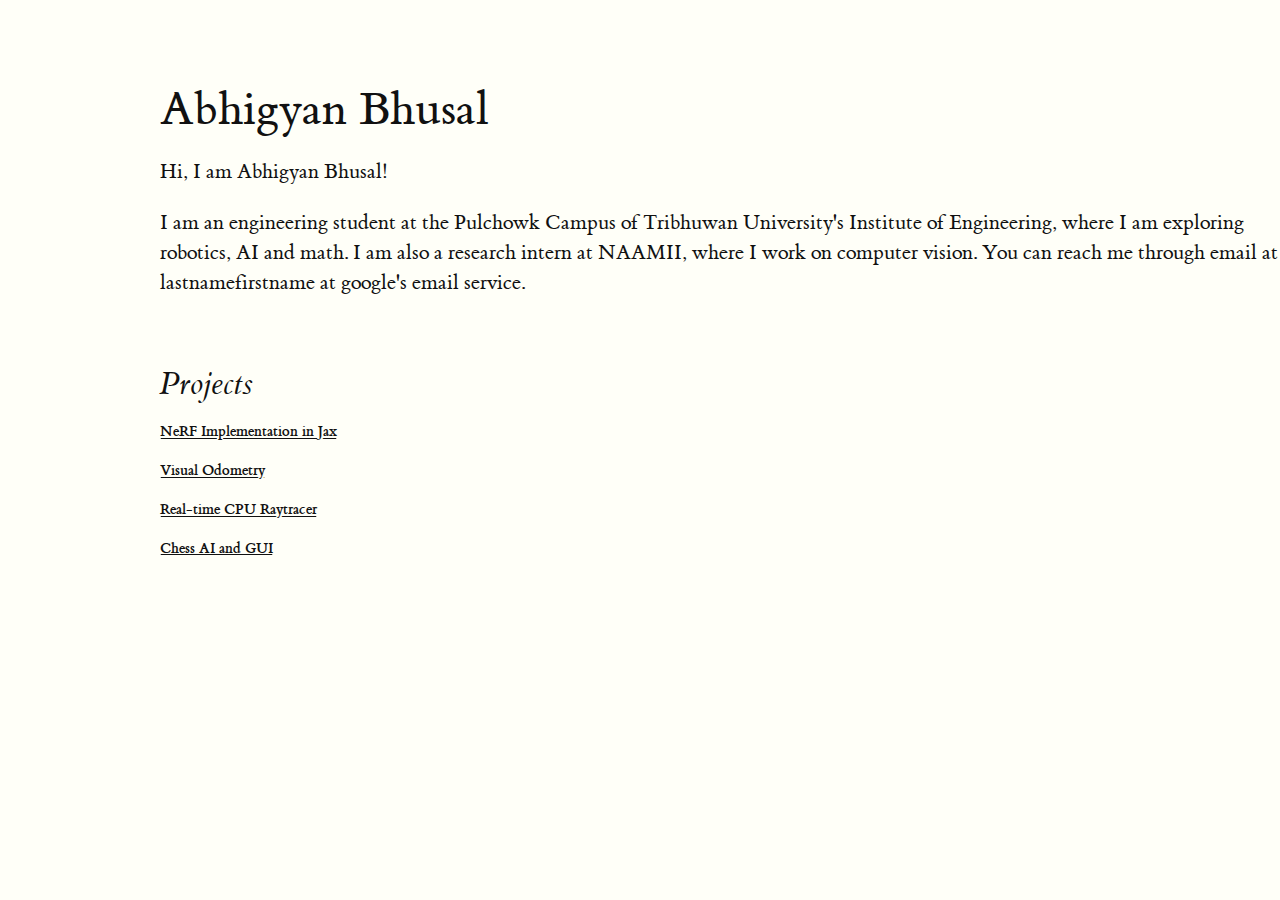
<file: index.html>
<!DOCTYPE html>
<html>
<head>
  <meta charset="utf-8">
  <meta name="viewport" content=
  "width=device-width, initial-scale=1">
  <!-- <link rel="shortcut icon" type="image/jpg" href="favicon.svg"> -->
  <link rel="stylesheet" href="tufte.css">
  <title>Abhigyan Bhusal</title>
</head>
<body>
  <br>
  <h1>Abhigyan Bhusal</h1>
  <p>Hi, I am Abhigyan Bhusal!</p>
  <p>I am an engineering student at the Pulchowk Campus of Tribhuwan
  University's Institute of Engineering, where I am exploring
  robotics, AI and math. I am also a research intern at NAAMII,
  where I work on computer vision. You can reach me through email
  at lastnamefirstname at google's email service.</p><br>
  <h2>Projects</h2>
  <h4><a href="https://github.com/abhigyan7/nerfimpl">NeRF
  Implementation in Jax</a></h4>
  <h4><a href="https://github.com/abhigyan7/vis-odom">Visual
  Odometry</a></h4>
  <h4><a href="https://github.com/binitkc220/r2t2">Real-time CPU
  Raytracer</a></h4>
  <h4><a href="https://github.com/abhigyan7/chess">Chess AI and
  GUI</a></h4>
</body>
</html>
</file>
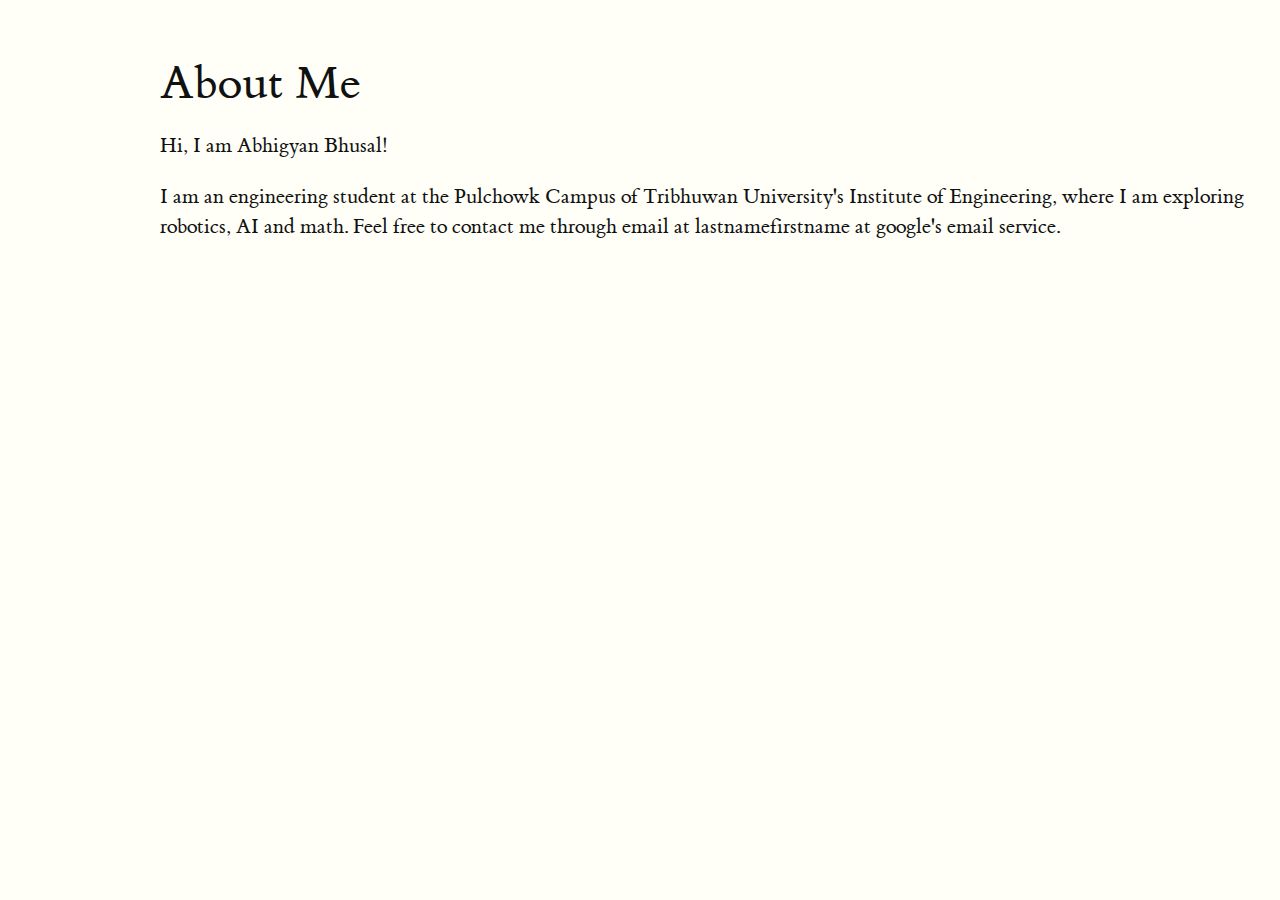
<file: about.html>
<!DOCTYPE html>
<html>
<head>
  <meta charset="utf-8">
  <meta name="viewport" content=
  "width=device-width, initial-scale=1">
  <link rel="shortcut icon" type="image/jpg" href="favicon.svg">
  <link rel="preconnect" href="https://fonts.googleapis.com">
  <link rel="preconnect" href="https://fonts.gstatic.com"
  crossorigin="">
  <link rel="stylesheet" href="tufte.css">
  <link href=
  "https://fonts.googleapis.com/css2?family=Source+Serif+Pro&amp;display=swap"
  rel="stylesheet">
  <title>About Abhigyan</title>
</head>
<body>
  <div class="row">
    <div class="header"></div>
  </div>
  <div class="content">
    <div class="title">
      <h1>About Me</h1>
    </div>
    <p>Hi, I am Abhigyan Bhusal!</p>
    <p>I am an engineering student at the Pulchowk Campus of
    Tribhuwan University's Institute of Engineering, where I am
    exploring robotics, AI and math. Feel free to contact me
    through email at lastnamefirstname at google's email
    service.</p>
  </div>
</body>
</html>
</file>
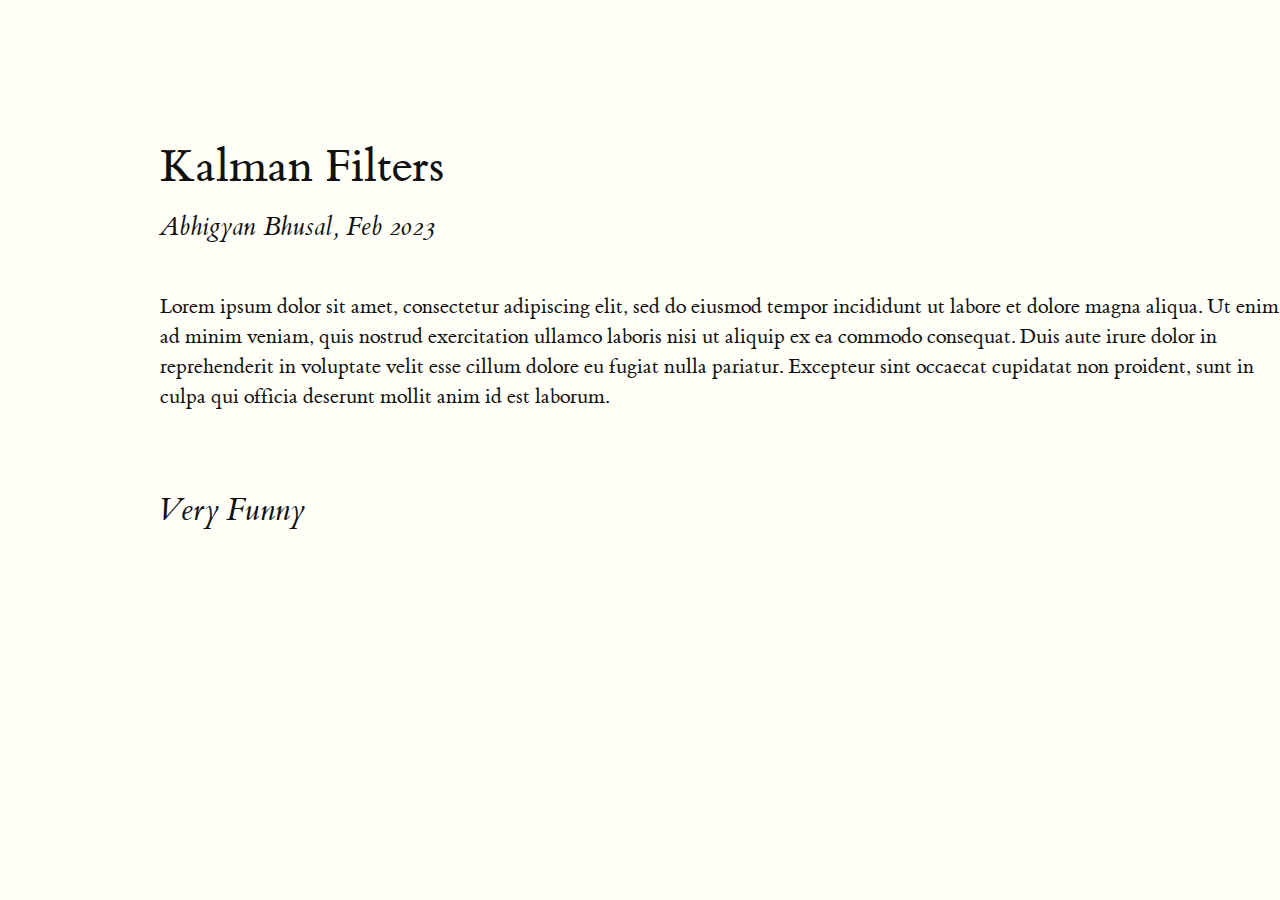
<file: post-0.html>
<!DOCTYPE html>
<html>
<head>
  <meta charset="utf-8">
  <meta name="viewport" content=
  "width=device-width, initial-scale=1">
  <link rel="shortcut icon" type="image/jpg" href="favicon.svg">
  <link rel="stylesheet" href="tufte.css">
  <title>Abhigyan Bhusal</title>
</head>
<body>
  <article>
    <h1 id="kamlan-filters">Kalman Filters</h1>
    <p class="subtitle">Abhigyan Bhusal, Feb 2023</p>
    <section>
      <div class="content">
        <p>Lorem ipsum dolor sit amet, consectetur adipiscing elit,
        sed do eiusmod tempor incididunt ut labore et dolore magna
        aliqua. Ut enim ad minim veniam, quis nostrud exercitation
        ullamco laboris nisi ut aliquip ex ea commodo consequat.
        Duis aute irure dolor in reprehenderit in voluptate velit
        esse cillum dolore eu fugiat nulla pariatur. Excepteur sint
        occaecat cupidatat non proident, sunt in culpa qui officia
        deserunt mollit anim id est laborum.</p>
      </div>
    </section>
    <section id="very-funny">
      <h2>Very Funny</h2>
    </section>
  </article>
</body>
</html>
</file>
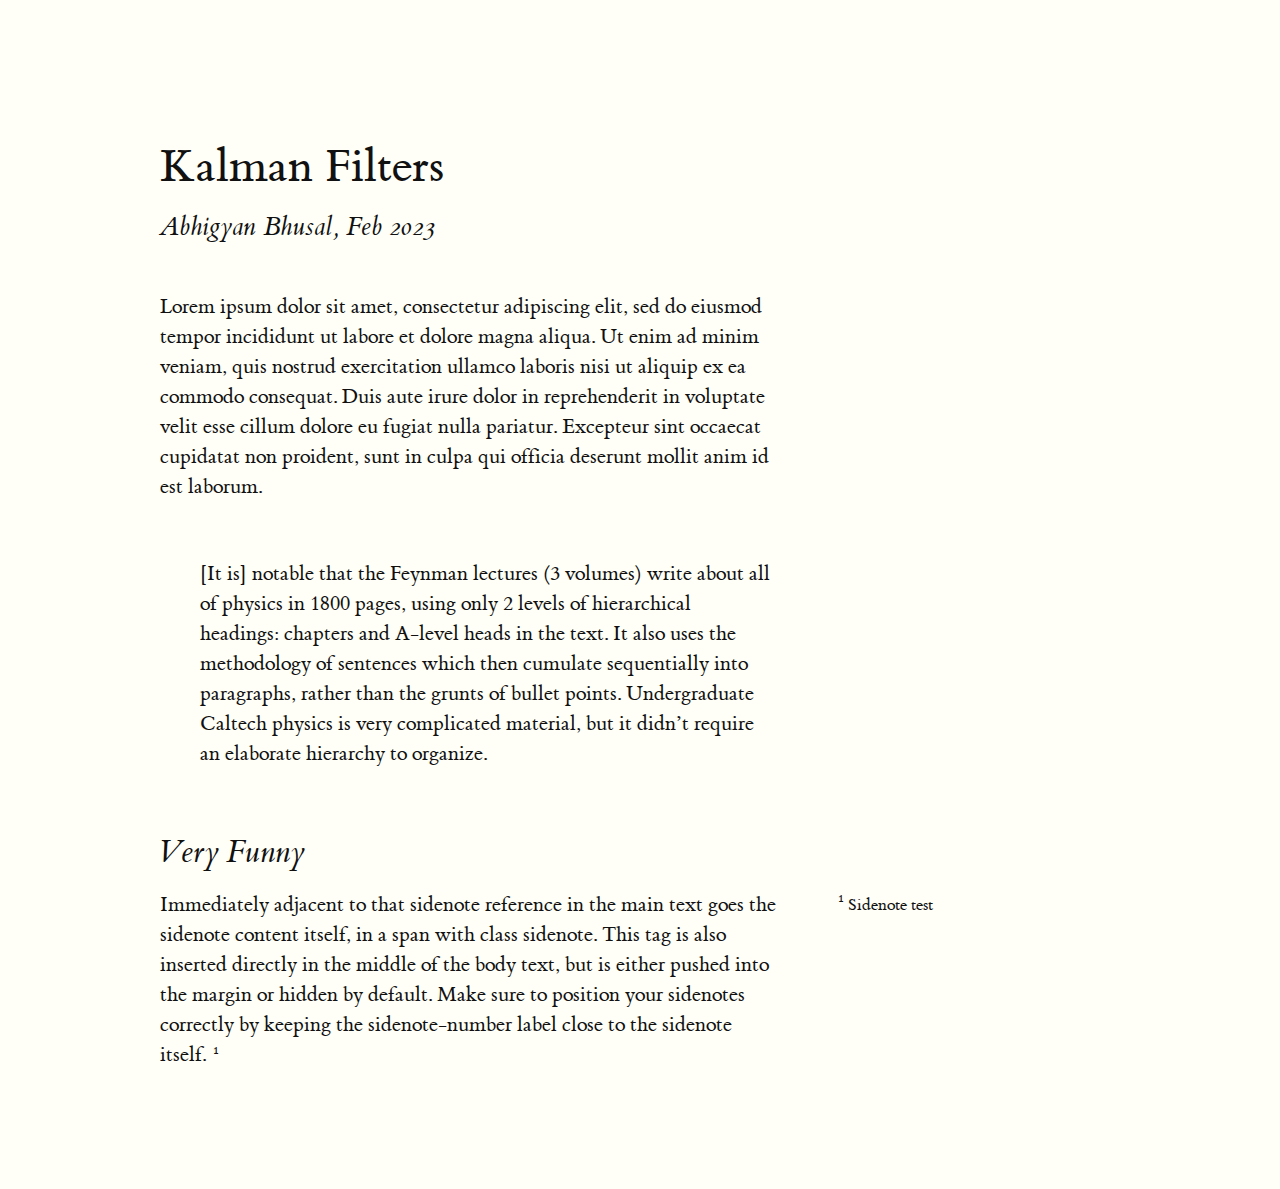
<file: templ.post.html>
<!DOCTYPE html>
<html>
<head>
  <meta charset="utf-8">
  <meta name="viewport" content=
  "width=device-width, initial-scale=1">
  <link rel="shortcut icon" type="image/jpg" href="favicon.svg">
  <link rel="stylesheet" href="tufte.css">
  <title>Abhigyan Bhusal</title>
</head>
<body>
  <article>
    <h1 id="kamlan-filters">Kalman Filters</h1>
    <p class="subtitle">Abhigyan Bhusal, Feb 2023</p>
    <section>
        <p>Lorem ipsum dolor sit amet, consectetur adipiscing elit,
        sed do eiusmod tempor incididunt ut labore et dolore magna
        aliqua. Ut enim ad minim veniam, quis nostrud exercitation
        ullamco laboris nisi ut aliquip ex ea commodo consequat.
        Duis aute irure dolor in reprehenderit in voluptate velit
        esse cillum dolore eu fugiat nulla pariatur. Excepteur sint
        occaecat cupidatat non proident, sunt in culpa qui officia
        deserunt mollit anim id est laborum.</p>
    </section>
    <blockquote cite="https://google.com">
      <p>[It is] notable that the Feynman lectures (3 volumes) write about all of physics in 1800 pages, using only 2 levels of hierarchical headings: chapters and A-level heads in the text. It also uses the methodology of sentences which then cumulate sequentially into paragraphs, rather than the grunts of bullet points. Undergraduate Caltech physics is very complicated material, but it didn’t require an elaborate hierarchy to organize.</p>
    </blockquote>
    <section id="very-funny">
      <h2>Very Funny</h2>
      <p>
      <label for="sn-demo"
             class="margin-toggle sidenote-number">
        Immediately adjacent to that sidenote reference in the main text goes the sidenote content itself, in a span with class sidenote. This tag is also inserted directly in the middle of the body text, but is either pushed into the margin or hidden by default. Make sure to position your sidenotes correctly by keeping the sidenote-number label close to the sidenote itself.
      </label>
      <span class="sidenote">Sidenote test</span>
      </p>
    </section>
  </article>
</body>
</html>
</file>
<file: tufte.css>
@charset "UTF-8";

/* Import ET Book styles
   adapted from https://github.com/edwardtufte/et-book/blob/gh-pages/et-book.css */

@font-face {
    font-family: "et-book";
    src: url("et-book/et-book-roman-line-figures/et-book-roman-line-figures.eot");
    src: url("et-book/et-book-roman-line-figures/et-book-roman-line-figures.eot?#iefix") format("embedded-opentype"), url("et-book/et-book-roman-line-figures/et-book-roman-line-figures.woff") format("woff"), url("et-book/et-book-roman-line-figures/et-book-roman-line-figures.ttf") format("truetype"), url("et-book/et-book-roman-line-figures/et-book-roman-line-figures.svg#etbookromanosf") format("svg");
    font-weight: normal;
    font-style: normal;
    font-display: swap;
}

@font-face {
    font-family: "et-book";
    src: url("et-book/et-book-display-italic-old-style-figures/et-book-display-italic-old-style-figures.eot");
    src: url("et-book/et-book-display-italic-old-style-figures/et-book-display-italic-old-style-figures.eot?#iefix") format("embedded-opentype"), url("et-book/et-book-display-italic-old-style-figures/et-book-display-italic-old-style-figures.woff") format("woff"), url("et-book/et-book-display-italic-old-style-figures/et-book-display-italic-old-style-figures.ttf") format("truetype"), url("et-book/et-book-display-italic-old-style-figures/et-book-display-italic-old-style-figures.svg#etbookromanosf") format("svg");
    font-weight: normal;
    font-style: italic;
    font-display: swap;
}

@font-face {
    font-family: "et-book";
    src: url("et-book/et-book-bold-line-figures/et-book-bold-line-figures.eot");
    src: url("et-book/et-book-bold-line-figures/et-book-bold-line-figures.eot?#iefix") format("embedded-opentype"), url("et-book/et-book-bold-line-figures/et-book-bold-line-figures.woff") format("woff"), url("et-book/et-book-bold-line-figures/et-book-bold-line-figures.ttf") format("truetype"), url("et-book/et-book-bold-line-figures/et-book-bold-line-figures.svg#etbookromanosf") format("svg");
    font-weight: bold;
    font-style: normal;
    font-display: swap;
}

@font-face {
    font-family: "et-book-roman-old-style";
    src: url("et-book/et-book-roman-old-style-figures/et-book-roman-old-style-figures.eot");
    src: url("et-book/et-book-roman-old-style-figures/et-book-roman-old-style-figures.eot?#iefix") format("embedded-opentype"), url("et-book/et-book-roman-old-style-figures/et-book-roman-old-style-figures.woff") format("woff"), url("et-book/et-book-roman-old-style-figures/et-book-roman-old-style-figures.ttf") format("truetype"), url("et-book/et-book-roman-old-style-figures/et-book-roman-old-style-figures.svg#etbookromanosf") format("svg");
    font-weight: normal;
    font-style: normal;
    font-display: swap;
}

/* Tufte CSS styles */
html {
    font-size: 15px;
}

body {
    width: 87.5%;
    margin-left: auto;
    margin-right: auto;
    padding-left: 12.5%;
    font-family: et-book, Palatino, "Palatino Linotype", "Palatino LT STD", "Book Antiqua", Georgia, serif;
    background-color: #fffff8;
    color: #111;
    max-width: 1400px;
    counter-reset: sidenote-counter;
}

/* Adds dark mode */
@media (prefers-color-scheme: dark) {
    body {
        background-color: #151515;
        color: #ddd;
    }
}

h1 {
    font-weight: 400;
    margin-top: 4rem;
    margin-bottom: 1.5rem;
    font-size: 3.2rem;
    line-height: 1;
}

h2 {
    font-style: italic;
    font-weight: 400;
    margin-top: 2.1rem;
    margin-bottom: 1.4rem;
    font-size: 2.2rem;
    line-height: 1;
}

h3 {
    font-style: italic;
    font-weight: 400;
    font-size: 1.7rem;
    margin-top: 2rem;
    margin-bottom: 1.4rem;
    line-height: 1;
}

hr {
    display: block;
    height: 1px;
    width: 55%;
    border: 0;
    border-top: 1px solid #ccc;
    margin: 1em 0;
    padding: 0;
}

p.subtitle {
    font-style: italic;
    margin-top: 1rem;
    margin-bottom: 1rem;
    font-size: 1.8rem;
    display: block;
    line-height: 1;
}

.numeral {
    font-family: et-book-roman-old-style;
}

.danger {
    color: red;
}

article {
    padding: 5rem 0rem;
}

section {
    padding-top: 1rem;
    padding-bottom: 1rem;
}

p,
dl,
ol,
ul {
    font-size: 1.4rem;
    line-height: 2rem;
}

p {
    margin-top: 1.4rem;
    margin-bottom: 1.4rem;
    padding-right: 0;
    vertical-align: baseline;
}

/* Chapter Epigraphs */
div.epigraph {
    margin: 5em 0;
}

div.epigraph > blockquote {
    margin-top: 3em;
    margin-bottom: 3em;
}

div.epigraph > blockquote,
div.epigraph > blockquote > p {
    font-style: italic;
}

div.epigraph > blockquote > footer {
    font-style: normal;
}

div.epigraph > blockquote > footer > cite {
    font-style: italic;
}
/* end chapter epigraphs styles */

blockquote {
    font-size: 1.4rem;
}

blockquote p {
    width: 55%;
    margin-right: 40px;
}

blockquote footer {
    width: 55%;
    font-size: 1.1rem;
    text-align: right;
}

section > p,
section > footer,
section > table {
    width: 55%;
}

/* 50 + 5 == 55, to be the same width as paragraph */
section > dl,
section > ol,
section > ul {
    width: 50%;
    -webkit-padding-start: 5%;
}

dt:not(:first-child),
li:not(:first-child) {
    margin-top: 0.25rem;
}

figure {
    padding: 0;
    border: 0;
    font-size: 100%;
    font: inherit;
    vertical-align: baseline;
    max-width: 55%;
    -webkit-margin-start: 0;
    -webkit-margin-end: 0;
    margin: 0 0 3em 0;
}

figcaption {
    float: right;
    clear: right;
    margin-top: 0;
    margin-bottom: 0;
    font-size: 1.1rem;
    line-height: 1.6;
    vertical-align: baseline;
    position: relative;
    max-width: 40%;
}

figure.fullwidth figcaption {
    margin-right: 24%;
}

/* Links: replicate underline that clears descenders */
a:link,
a:visited {
    color: inherit;
}

.no-tufte-underline:link {
    background: unset;
    text-shadow: unset;
}

a:link, .tufte-underline, .hover-tufte-underline:hover {
    text-decoration: none;
    background: -webkit-linear-gradient(#fffff8, #fffff8), -webkit-linear-gradient(#fffff8, #fffff8), -webkit-linear-gradient(currentColor, currentColor);
    background: linear-gradient(#fffff8, #fffff8), linear-gradient(#fffff8, #fffff8), linear-gradient(currentColor, currentColor);
    -webkit-background-size: 0.05em 1px, 0.05em 1px, 1px 1px;
    -moz-background-size: 0.05em 1px, 0.05em 1px, 1px 1px;
    background-size: 0.05em 1px, 0.05em 1px, 1px 1px;
    background-repeat: no-repeat, no-repeat, repeat-x;
    text-shadow: 0.03em 0 #fffff8, -0.03em 0 #fffff8, 0 0.03em #fffff8, 0 -0.03em #fffff8, 0.06em 0 #fffff8, -0.06em 0 #fffff8, 0.09em 0 #fffff8, -0.09em 0 #fffff8, 0.12em 0 #fffff8, -0.12em 0 #fffff8, 0.15em 0 #fffff8, -0.15em 0 #fffff8;
    background-position: 0% 93%, 100% 93%, 0% 93%;
}

@media screen and (-webkit-min-device-pixel-ratio: 0) {
    a:link, .tufte-underline, .hover-tufte-underline:hover {
        background-position-y: 87%, 87%, 87%;
    }
}

/* Adds dark mode */
@media (prefers-color-scheme: dark) {
    a:link, .tufte-underline, .hover-tufte-underline:hover {
        text-shadow: 0.03em 0 #151515, -0.03em 0 #151515, 0 0.03em #151515, 0 -0.03em #151515, 0.06em 0 #151515, -0.06em 0 #151515, 0.09em 0 #151515, -0.09em 0 #151515, 0.12em 0 #151515, -0.12em 0 #151515, 0.15em 0 #151515, -0.15em 0 #151515;
    }
}

a:link::selection,
a:link::-moz-selection {
    text-shadow: 0.03em 0 #b4d5fe, -0.03em 0 #b4d5fe, 0 0.03em #b4d5fe, 0 -0.03em #b4d5fe, 0.06em 0 #b4d5fe, -0.06em 0 #b4d5fe, 0.09em 0 #b4d5fe, -0.09em 0 #b4d5fe, 0.12em 0 #b4d5fe, -0.12em 0 #b4d5fe, 0.15em 0 #b4d5fe, -0.15em 0 #b4d5fe;
    background: #b4d5fe;
}

/* Sidenotes, margin notes, figures, captions */
img {
    max-width: 100%;
}

.sidenote,
.marginnote {
    float: right;
    clear: right;
    margin-right: -60%;
    width: 50%;
    margin-top: 0.3rem;
    margin-bottom: 0;
    font-size: 1.1rem;
    line-height: 1.3;
    vertical-align: baseline;
    position: relative;
}

.sidenote-number {
    counter-increment: sidenote-counter;
}

.sidenote-number:after,
.sidenote:before {
    font-family: et-book-roman-old-style;
    position: relative;
    vertical-align: baseline;
}

.sidenote-number:after {
    content: counter(sidenote-counter);
    font-size: 1rem;
    top: -0.5rem;
    left: 0.1rem;
}

.sidenote:before {
    content: counter(sidenote-counter) " ";
    font-size: 1rem;
    top: -0.5rem;
}

blockquote .sidenote,
blockquote .marginnote {
    margin-right: -82%;
    min-width: 59%;
    text-align: left;
}

div.fullwidth,
table.fullwidth {
    width: 100%;
}

div.table-wrapper {
    overflow-x: auto;
    font-family: "Trebuchet MS", "Gill Sans", "Gill Sans MT", sans-serif;
}

.sans {
    font-family: "Gill Sans", "Gill Sans MT", Calibri, sans-serif;
    letter-spacing: .03em;
}

code, pre > code {
    font-family: Consolas, "Liberation Mono", Menlo, Courier, monospace;
    font-size: 1.0rem;
    line-height: 1.42;
    -webkit-text-size-adjust: 100%; /* Prevent adjustments of font size after orientation changes in iOS. See https://github.com/edwardtufte/tufte-css/issues/81#issuecomment-261953409 */
}

.sans > code {
    font-size: 1.2rem;
}

h1 > code,
h2 > code,
h3 > code {
    font-size: 0.80em;
}

.marginnote > code,
.sidenote > code {
    font-size: 1rem;
}

pre > code {
    font-size: 0.9rem;
    width: 52.5%;
    margin-left: 2.5%;
    overflow-x: auto;
    display: block;
}

pre.fullwidth > code {
    width: 90%;
}

.fullwidth {
    max-width: 90%;
    clear:both;
}

span.newthought {
    font-variant: small-caps;
    font-size: 1.2em;
}

input.margin-toggle {
    display: none;
}

label.sidenote-number {
    display: inline-block;
    max-height: 2rem; /* should be less than or equal to paragraph line-height */
}

label.margin-toggle:not(.sidenote-number) {
    display: none;
}

.iframe-wrapper {
    position: relative;
    padding-bottom: 56.25%; /* 16:9 */
    padding-top: 25px;
    height: 0;
}

.iframe-wrapper iframe {
    position: absolute;
    top: 0;
    left: 0;
    width: 100%;
    height: 100%;
}

@media (max-width: 760px) {
    body {
        width: 84%;
        padding-left: 8%;
        padding-right: 8%;
    }

    hr,
    section > p,
    section > footer,
    section > table {
        width: 100%;
    }

    pre > code {
        width: 97%;
    }

    section > dl,
    section > ol,
    section > ul {
        width: 90%;
    }

    figure {
        max-width: 90%;
    }

    figcaption,
    figure.fullwidth figcaption {
        margin-right: 0%;
        max-width: none;
    }

    blockquote {
        margin-left: 1.5em;
        margin-right: 0em;
    }

    blockquote p,
    blockquote footer {
        width: 100%;
    }

    label.margin-toggle:not(.sidenote-number) {
        display: inline;
    }

    .sidenote,
    .marginnote {
        display: none;
    }

    .margin-toggle:checked + .sidenote,
    .margin-toggle:checked + .marginnote {
        display: block;
        float: left;
        left: 1rem;
        clear: both;
        width: 95%;
        margin: 1rem 2.5%;
        vertical-align: baseline;
        position: relative;
    }

    label {
        cursor: pointer;
    }

    div.table-wrapper,
    table {
        width: 85%;
    }

    img {
        width: 100%;
    }
}
</file>
